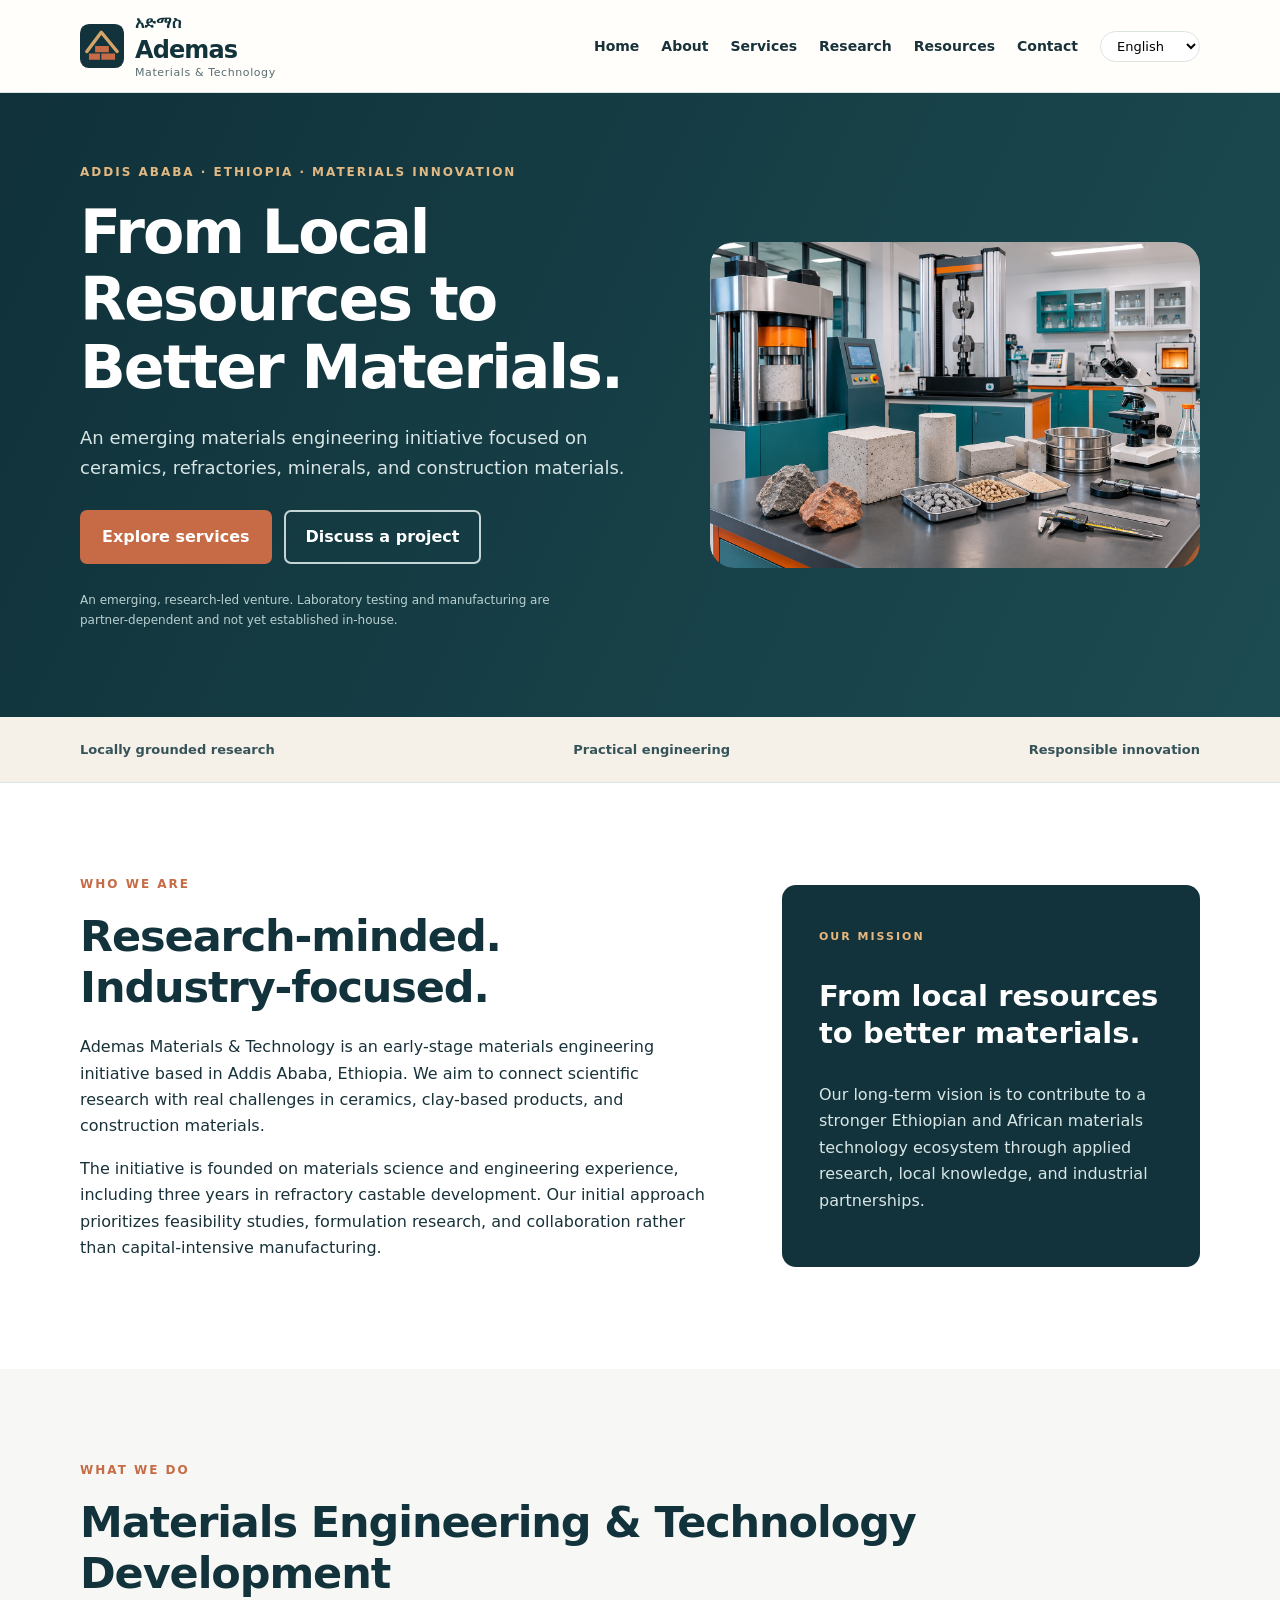
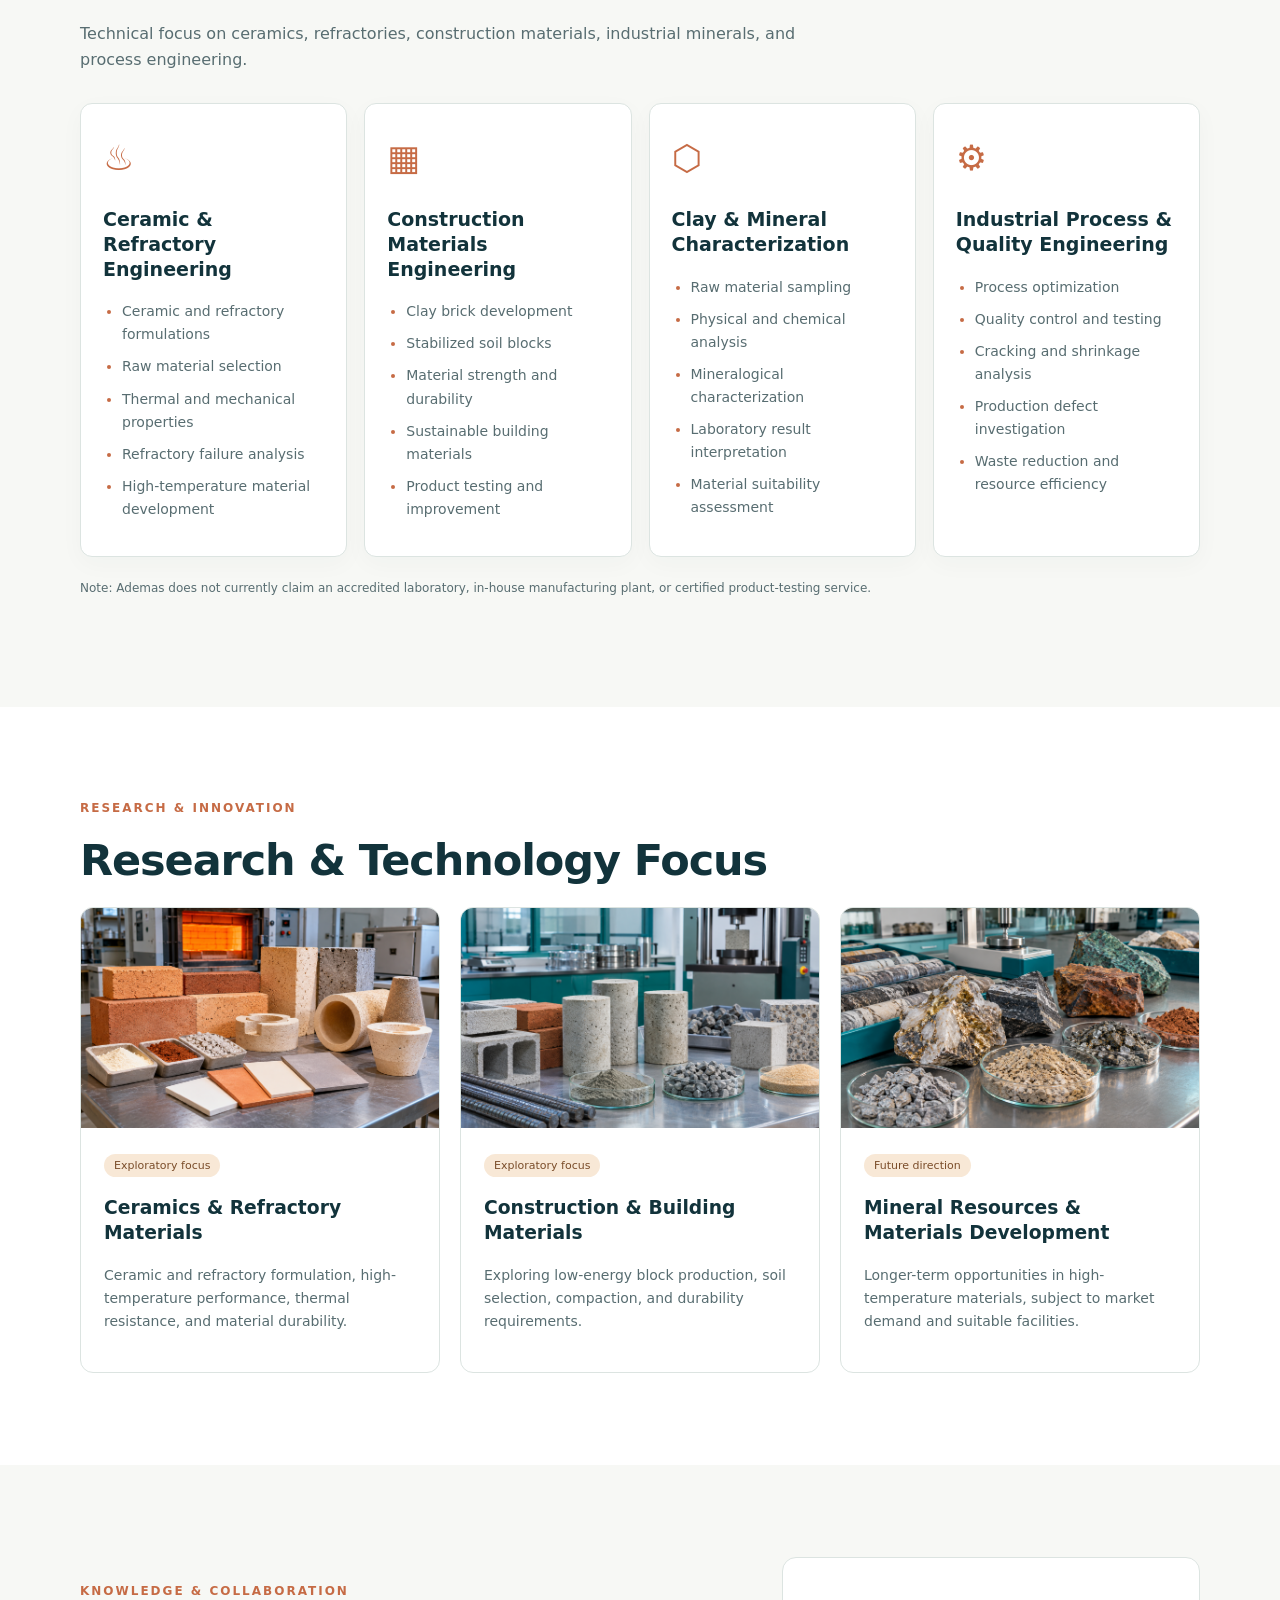
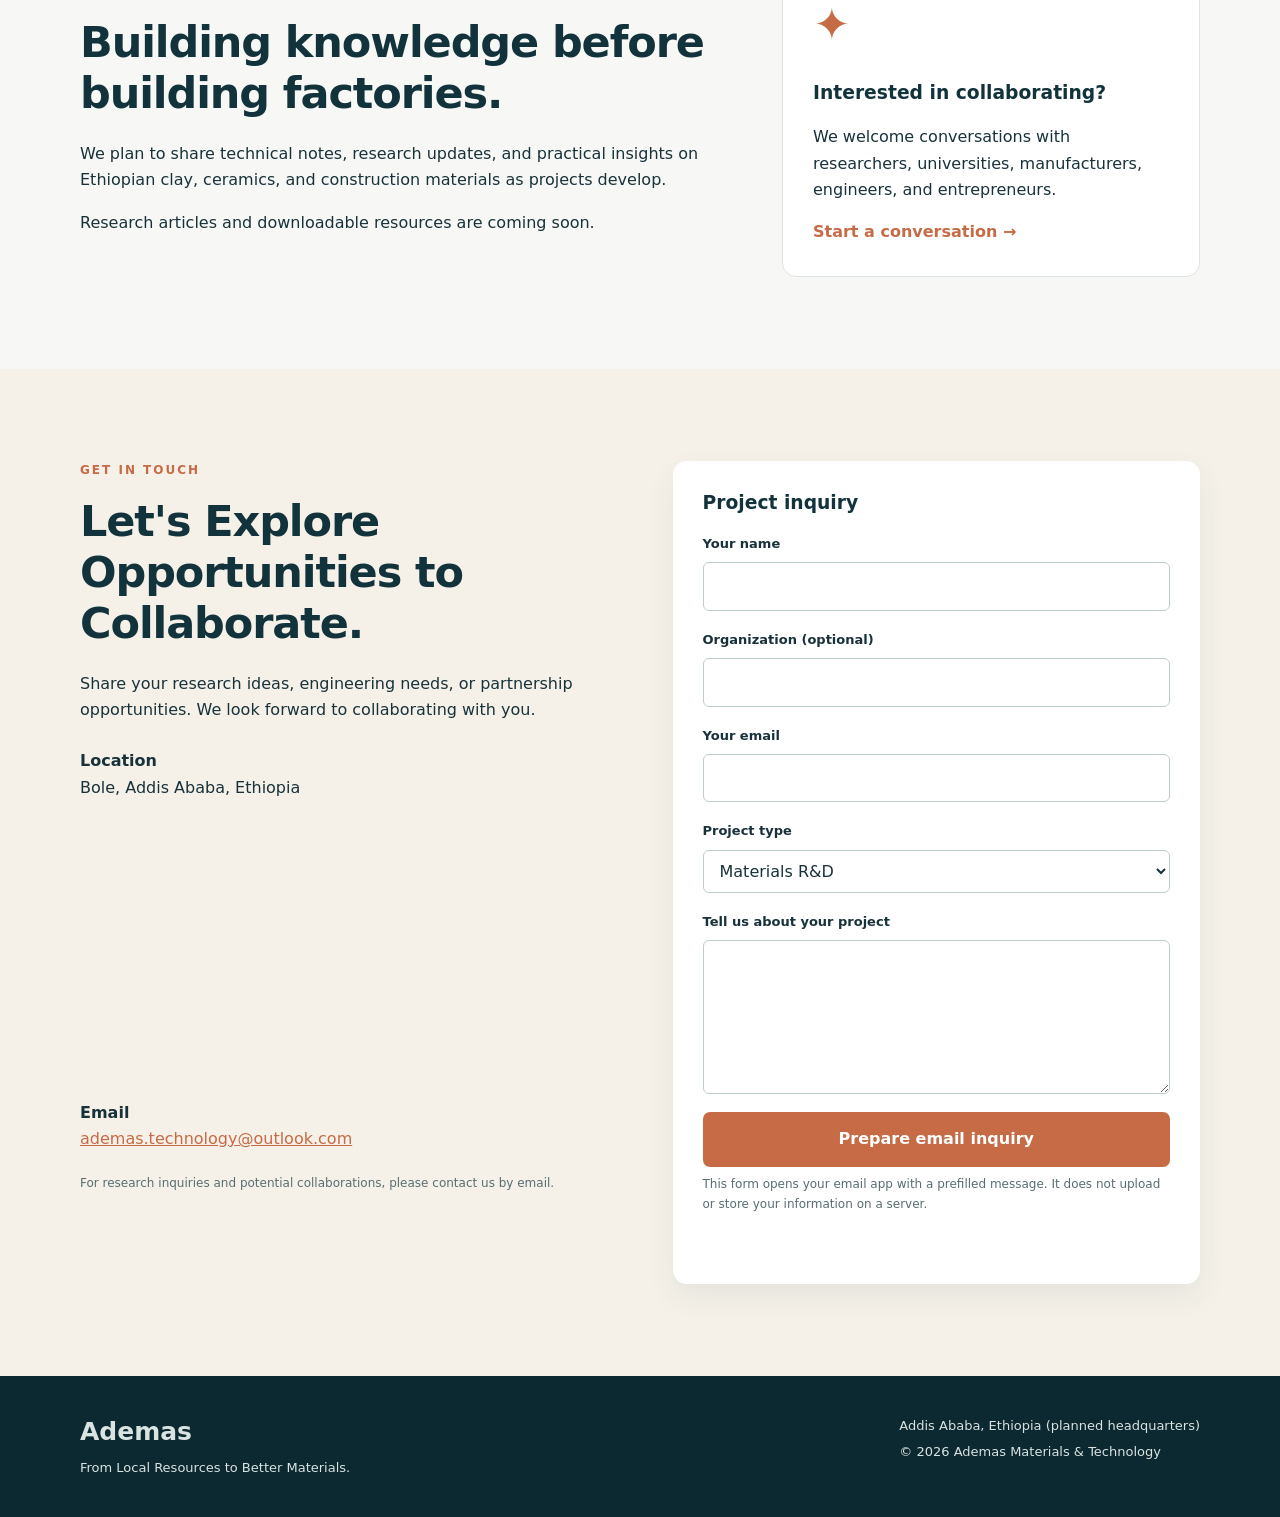
<file: index.html>
<!doctype html>
<html lang="en"><head><meta charset="utf-8"><meta name="viewport" content="width=device-width,initial-scale=1"><meta name="description" content=" Ademas Materials & Technology applied ceramic and construction materials research in Addis Ababa , Ethiopia."><title>Ademas | Materials & Technology</title><link rel="icon" href="favicon.svg" type="image/svg+xml"><link rel="stylesheet" href="styles.css"></head><body>
<header class="site-header"><a class="brand" href="#home" aria-label="Ademas home"><img src="favicon.svg" alt="" width="44" height="44">
<span class="brand-names">
<small lang="am" class="brand-amharic">አድማስ</small> <strong>Ademas</strong> <small>Materials &amp; Technology</small></span></a><button class="menu-toggle" aria-expanded="false" aria-controls="nav" aria-label="Open menu">☰</button><nav id="nav" class="nav" aria-label="Main navigation"><a href="#home" data-i18n="navHome">Home</a><a href="#about" data-i18n="navAbout">About</a><a href="#services" data-i18n="navServices">Services</a><a href="#research" data-i18n="navResearch">Research</a><a href="#resources" data-i18n="navResources">Resources</a><a href="#contact" data-i18n="navContact">Contact</a><select id="language" class="language" aria-label="Choose language"><option value="en">English</option><option value="am">አማርኛ</option><option value="fr">Français</option></select></nav></header>
<main><section id="home" class="hero"><div class="container hero-grid"><div><p class="eyebrow" data-i18n="eyebrow"> ADDIS ABABA · ETHIOPIA · MATERIALS INNOVATION</p><h1 data-i18n="heroTitle">From Local Resources to Better Materials.</h1><p class="lead" data-i18n="heroText">An emerging materials engineering initiative focused on ceramics, refractories, minerals, and construction materials.</p><div class="actions"><a class="btn primary" href="#services" data-i18n="explore">Explore services</a><a class="btn outline" href="#contact" data-i18n="talk">Discuss a project</a></div><p class="hero-note" data-i18n="stage">An emerging, research-led venture. Laboratory testing and manufacturing are partner-dependent and not yet established in-house.</p></div><div class="hero-photo" style="width:100%;overflow:hidden;border-radius:24px;align-self:center;"><img src="laboratory.png" alt="Illustrative materials testing laboratory" style="display:block;width:100%;height:auto;border-radius:24px;"></div></div></section>
<section class="strip"><div class="container strip-grid"><span data-i18n="strip1">Locally grounded research</span><span data-i18n="strip2">Practical engineering</span><span data-i18n="strip3">Responsible innovation</span></div></section>
<section id="about" class="section"><div class="container two-col"><div><p class="eyebrow" data-i18n="aboutEyebrow">WHO WE ARE</p><h2 data-i18n="aboutTitle">Research-minded. Industry-focused.</h2><p data-i18n="about1">Ademas Materials & Technology is an early-stage materials engineering initiative based in Addis Ababa, Ethiopia. We aim to connect scientific research with real challenges in ceramics, clay-based products, and construction materials.</p><p data-i18n="about2">The initiative is founded on materials science and engineering experience, including three years in refractory castable development. Our initial approach prioritizes feasibility studies, formulation research, and collaboration rather than capital-intensive manufacturing.</p></div><aside class="statement"><span class="small-label" data-i18n="missionLabel">OUR MISSION</span><h3 data-i18n="mission">From local resources to better materials.</h3><p data-i18n="vision">Our long-term vision is to contribute to a stronger Ethiopian and African materials technology ecosystem through applied research, local knowledge, and industrial partnerships.</p></aside></div></section>
<section id="services" class="section alt"><div class="container"><p class="eyebrow" data-i18n="servicesEyebrow">WHAT WE DO</p><h2 data-i18n="servicesTitle">Materials Engineering & Technology Development</h2><p class="section-intro" data-i18n="servicesIntro">Technical focus on ceramics, refractories, construction materials, industrial minerals, and process engineering.</p>
  
<div class="cards">

  <article class="card">
    <div class="symbol">♨</div>
    <h3 data-i18n="s1t">Ceramic &amp; Refractory Engineering</h3>
    <ul class="service-list">
      <li data-i18n="bullet1">Ceramic and refractory formulations</li>
      <li data-i18n="bullet2">Raw material selection</li>
      <li data-i18n="bullet3">Thermal and mechanical properties</li>
      <li data-i18n="bullet4">Refractory failure analysis</li>
      <li data-i18n="bullet5">High-temperature material development</li>
    </ul>
  </article>

  <article class="card">
    <div class="symbol">▦</div>
    <h3 data-i18n="s2t">Construction Materials Engineering</h3>
    <ul class="service-list">
      <li data-i18n="bullet6">Clay brick development</li>
      <li data-i18n="bullet7">Stabilized soil blocks</li>
      <li data-i18n="bullet8">Material strength and durability</li>
      <li data-i18n="bullet9">Sustainable building materials</li>
      <li data-i18n="bullet10">Product testing and improvement</li>
    </ul>
  </article>

  <article class="card">
    <div class="symbol">⬡</div>
    <h3 data-i18n="s3t">Clay &amp; Mineral Characterization</h3>
    <ul class="service-list">
      <li data-i18n="bullet11">Raw material sampling</li>
      <li data-i18n="bullet12">Physical and chemical analysis</li>
      <li data-i18n="bullet13">Mineralogical characterization</li>
      <li data-i18n="bullet14">Laboratory result interpretation</li>
      <li data-i18n="bullet15">Material suitability assessment</li>
    </ul>
  </article>

  <article class="card">
    <div class="symbol">⚙</div>
    <h3 data-i18n="s4t">Industrial Process &amp; Quality Engineering</h3>
    <ul class="service-list">
      <li data-i18n="bullet16">Process optimization</li>
      <li data-i18n="bullet17">Quality control and testing</li>
      <li data-i18n="bullet18">Cracking and shrinkage analysis</li>
      <li data-i18n="bullet19">Production defect investigation</li>
      <li data-i18n="bullet20">Waste reduction and resource efficiency</li>
    </ul>
  </article>

</div>
<p class="disclaimer" data-i18n="servicesNote">Note: Ademas does not currently claim an accredited laboratory, in-house manufacturing plant, or certified product-testing service.</p></div></section>
<section id="research" class="section"><div class="container"><p class="eyebrow" data-i18n="researchEyebrow">RESEARCH & INNOVATION</p><h2 data-i18n="researchTitle">Research & Technology Focus</h2><div class="research-grid"><article class="research-card"><img src="ceramics.png" alt="Illustrative ceramic and refractory materials" class="research-photo" style="display:block;width:100%;height:220px;object-fit:cover;"><div class="research-body"><span class="pill" data-i18n="exploratory">Exploratory focus</span><h3 data-i18n="r1t">Ceramics & Refractory Materials</h3><p data-i18n="r1d">Ceramic and refractory formulation, high-temperature performance, thermal resistance, and material durability.</p></div></article><article class="research-card"><img src="construction.png" alt="Illustrative construction and building materials" class="research-photo" style="display:block;width:100%;height:220px;object-fit:cover;"><div class="research-body"><span class="pill" data-i18n="exploratory2">Exploratory focus</span><h3 data-i18n="r2t">Construction & Building Materials</h3><p data-i18n="r2d">Exploring low-energy block production, soil selection, compaction, and durability requirements.</p></div></article><article class="research-card"><img src="minerals.png" alt="Illustrative mineral samples and materials" class="research-photo" style="display:block;width:100%;height:220px;object-fit:cover;"><div class="research-body"><span class="pill" data-i18n="future">Future direction</span><h3 data-i18n="r3t">Mineral Resources & Materials Development</h3><p data-i18n="r3d">Longer-term opportunities in high-temperature materials, subject to market demand and suitable facilities.</p></div></article></div></div></section>
<section id="resources" class="section alt"><div class="container two-col"><div><p class="eyebrow" data-i18n="resourcesEyebrow">KNOWLEDGE & COLLABORATION</p><h2 data-i18n="resourcesTitle">Building knowledge before building factories.</h2><p data-i18n="resourcesText">We plan to share technical notes, research updates, and practical insights on Ethiopian clay, ceramics, and construction materials as projects develop.</p><p data-i18n="resourcesComing">Research articles and downloadable resources are coming soon.</p></div><div class="resource-box"><div class="resource-icon">✦</div><h3 data-i18n="partnerTitle">Interested in collaborating?</h3><p data-i18n="partnerText">We welcome conversations with researchers, universities, manufacturers, engineers, and entrepreneurs.</p><a href="#contact" class="text-link" data-i18n="partnerLink">Start a conversation →</a></div></div></section>
<section id="contact" class="section contact-section"><div class="container contact-grid"><div><p class="eyebrow" data-i18n="contactEyebrow">GET IN TOUCH</p><h2 data-i18n="contactTitle">Let's Explore Opportunities to Collaborate.</h2><p data-i18n="contactText">Share your research ideas, engineering needs, or partnership opportunities. We look forward to collaborating with you.</p><div class="contact-detail"><strong data-i18n="locationLabel">Location</strong><span data-i18n="locationText">Bole, Addis Ababa, Ethiopia</span>

<iframe
  title="Tropical Mall, Bole, Addis Ababa"
  src="https://www.google.com/maps?q=Tropical%20Mall%2C%20Bole%2C%20Addis%20Ababa%2C%20Ethiopia&output=embed"
  width="100%"
  height="250"
  style="border:0; border-radius:12px; margin-top:15px;"
  loading="lazy">
</iframe>

</div><div class="contact-detail"><strong data-i18n="emailLabel">Email</strong><a id="emailLink" href="mailto:ademas.technology@outlook.com">ademas.technology@outlook.com</a></div><p class="disclaimer" data-i18n="emailNote">For research inquiries and potential collaborations, please contact us by email.</p></div><form id="contactForm" class="contact-form"><h3 data-i18n="formTitle">Project inquiry</h3><label for="name" data-i18n="name">Your name</label><input id="name" name="name" required autocomplete="name" maxlength="100"><label for="org" data-i18n="organization">Organization (optional)</label><input id="org" name="organization" maxlength="120"><label for="email" data-i18n="yourEmail">Your email</label><input id="email" type="email" name="email" required autocomplete="email"><label for="topic" data-i18n="topic">Project type</label><select id="topic" name="topic"><option value="Materials R&D" data-i18n="topic1">Materials R&D</option><option value="Bricks & ceramics" data-i18n="topic2">Bricks & ceramics</option><option value="Clay & minerals" data-i18n="topic3">Clay & minerals</option><option value="Consulting" data-i18n="topic4">Consulting</option><option value="Collaboration" data-i18n="topic5">Collaboration</option></select><label for="message" data-i18n="message">Tell us about your project</label><textarea id="message" name="message" rows="5" required maxlength="3000"></textarea><button class="btn primary submit" type="submit" data-i18n="send">Prepare email inquiry</button><p class="form-help" data-i18n="formHelp">This form opens your email app with a prefilled message. It does not upload or store your information on a server.</p><p id="formStatus" role="status" aria-live="polite"></p></form></div></section></main>
<footer><div class="container footer-grid"><div><strong>Ademas</strong><p data-i18n="footerTag">From Local Resources to Better Materials.</p></div><div><p data-i18n="footerLocation">Addis Ababa, Ethiopia (planned headquarters)</p><p>© <span id="year"></span> Ademas Materials & Technology</p></div></div></footer>
<script src="script.js?v=4"></script></body></html>
</file>
<file: styles.css>
:root {
  --teal: #12333b;
  --dark: #0c2830;
  --terra: #c66b45;
  --gold: #d4a56a;
  --ivory: #f5f1e9;
  --ink: #19323a;
  --muted: #586d71;
  --line: #dce4e1;
}

* { box-sizing: border-box; }
html { scroll-behavior: smooth; scroll-padding-top: 85px; }
body { margin: 0; color: var(--ink); font-family: system-ui, -apple-system, 'Segoe UI', Arial, sans-serif; line-height: 1.65; }
a { color: inherit; }
button, input, textarea, select { font: inherit; }
button { cursor: pointer; }
.container { width: min(1120px, calc(100% - 40px)); margin: auto; }

.site-header { position: sticky; top: 0; z-index: 30; background: #fffefbf5; backdrop-filter: blur(12px); display: flex; align-items: center; justify-content: space-between; padding: 13px max(20px, calc((100vw - 1120px)/2)); border-bottom: 1px solid var(--line); }
.brand { display: flex; align-items: center; gap: 11px; text-decoration: none; line-height: 1.1; }
.brand strong { font-size: 24px; letter-spacing: -.9px; color: var(--teal); }
.terra { color: var(--terra); }
.brand small { display: block; color: var(--muted); font-size: 11px; letter-spacing: .6px; margin-top: 4px; }

/* Bilingual brand text; original favicon.svg icon is unchanged. */
.site-header .brand .brand-names { display: flex; flex-direction: column; align-items: flex-start; justify-content: center; }
.site-header .brand .brand-names .brand-amharic { display: block; color: var(--teal); font-family: 'Noto Sans Ethiopic', 'Nyala', 'Abyssinica SIL', system-ui, sans-serif; font-size: 16px; font-weight: 700; letter-spacing: 0; line-height: 1.3; margin: 0 0 3px; }
.site-header .brand .brand-names strong { display: block; }
.site-header .brand .brand-names small:last-child { display: block; margin-top: 4px; }

.nav { display: flex; align-items: center; gap: 22px; }
.nav a { text-decoration: none; font-size: 14px; font-weight: 650; }
.nav a:hover, .text-link:hover { color: var(--terra); }
.language { border: 1px solid var(--line); background: #fff; border-radius: 20px; padding: 6px 12px; font-size: 13px; }
.menu-toggle { display: none; border: 0; background: none; font-size: 28px; color: var(--teal); }

.hero { background: linear-gradient(115deg, #10313a, #1c4b51); color: #fff; overflow: hidden; }
.hero-grid { display: grid; grid-template-columns: 1.08fr .92fr; gap: 55px; align-items: center; min-height: 560px; padding-top: 70px; padding-bottom: 70px; }
.eyebrow { font-size: 12px; letter-spacing: 2px; font-weight: 800; color: var(--terra); margin: 0 0 16px; }
.hero .eyebrow { color: #e2b982; }
.hero h1 { font-size: clamp(37px, 4.7vw, 65px); line-height: 1.12; letter-spacing: -2px; margin: 0 0 22px; }
.lead { font-size: 18px; color: #d8e6e6; max-width: 610px; }
.actions { display: flex; gap: 12px; flex-wrap: wrap; margin: 27px 0; }
.btn { display: inline-flex; align-items: center; justify-content: center; text-decoration: none; border-radius: 7px; padding: 12px 20px; font-weight: 750; border: 2px solid transparent; transition: transform .2s, background .2s; }
.btn:hover { transform: translateY(-2px); }
.btn.primary { background: var(--terra); color: #fff; }
.btn.outline { border-color: #c4d5d6; color: #fff; }
.hero-note { font-size: 12px; color: #b9d0d0; max-width: 520px; }
.hero-art { height: 390px; border-radius: 22px; position: relative; background: linear-gradient(#9ab4b4 0%, #d6c5a5 54%, #8e674f 55%, #654a3c 100%); overflow: hidden; box-shadow: 0 28px 65px #061d2399; }
.sun { position: absolute; top: 40px; right: 65px; width: 100px; height: 100px; background: #f1c78a; border-radius: 50%; }
.mountain { position: absolute; bottom: 120px; width: 120%; height: 230px; clip-path: polygon(0 100%, 35% 10%, 57% 65%, 76% 0, 100% 100%); }
.mountain-a { left: -60px; background: #587b74; }
.mountain-b { left: 90px; bottom: 95px; background: #345a56; opacity: .8; }
.bricks { position: absolute; bottom: 52px; left: 12%; right: 12%; display: grid; grid-template-columns: repeat(3, 1fr); gap: 9px; transform: skewY(-5deg); }
.bricks i { height: 65px; border-radius: 5px; background: linear-gradient(140deg, #d68b59, #a64f32); box-shadow: inset -8px -9px #7e3b2a, 0 8px 0 #643c32; }
.material-label { position: absolute; bottom: 13px; left: 20px; color: #fff4dc; font-size: 11px; letter-spacing: 2px; }

.strip { background: var(--ivory); border-bottom: 1px solid var(--line); }
.strip-grid { display: flex; justify-content: space-between; gap: 20px; padding: 22px 0; font-size: 13px; font-weight: 750; color: #365359; }
.section { padding: 92px 0; }
.section.alt { background: #f7f8f5; }
.two-col { display: grid; grid-template-columns: 1.2fr .8fr; gap: 75px; align-items: center; }
h2 { font-size: clamp(29px, 3.4vw, 43px); line-height: 1.18; letter-spacing: -1.1px; color: var(--teal); margin: 0 0 22px; }
h3 { line-height: 1.3; color: var(--teal); }
p { margin: 0 0 16px; }
.statement { background: var(--teal); padding: 37px; border-radius: 14px; color: #d8e6e6; }
.statement h3 { color: #fff; font-size: 29px; }
.small-label { font-size: 11px; letter-spacing: 2px; color: #e8b87d; font-weight: 800; }
.section-intro { max-width: 720px; color: var(--muted); margin-bottom: 30px; }
.cards { display: grid; grid-template-columns: repeat(4, 1fr); gap: 17px; }
.card { padding: 26px 22px; background: #fff; border: 1px solid var(--line); border-radius: 12px; box-shadow: 0 7px 24px #153a3b08; }
.card h3 { font-size: 19px; }
.card p { color: var(--muted); font-size: 14px; }
.symbol { font-size: 35px; color: var(--terra); }
.disclaimer { color: var(--muted); font-size: 12px; margin-top: 22px; }

.research-grid { display: grid; grid-template-columns: repeat(3, 1fr); gap: 20px; }
.research-card { border: 1px solid var(--line); border-radius: 13px; overflow: hidden; }
.research-graphic { height: 160px; }
.research-graphic.clay { background: repeating-linear-gradient(0deg, #9c4b30 0 26px, #d48b5a 27px 34px, #ac5d3c 35px 62px); }
.research-graphic.earth { background: linear-gradient(150deg, #ac9574 0 25%, #c5aa81 25% 50%, #8f765a 50% 75%, #ddc9a6 75%); }
.research-graphic.refractory { background: radial-gradient(circle at 75% 25%, #d7aa6d, #9b6e50 45%, #3b4c4c 85%); }
.research-body { padding: 23px; }
.research-body p { font-size: 14px; color: var(--muted); }
.pill { font-size: 11px; color: #7a4c29; background: #f8e8d6; border-radius: 20px; padding: 5px 10px; }
.resource-box { padding: 30px; background: #fff; border: 1px solid var(--line); border-radius: 14px; }
.resource-icon { font-size: 45px; color: var(--terra); }
.text-link { color: var(--terra); font-weight: 750; text-decoration: none; }

.contact-section { background: var(--ivory); }
.contact-grid { display: grid; grid-template-columns: 1fr 1fr; gap: 65px; }
.contact-detail { margin-top: 25px; }
.contact-detail strong, .contact-detail span { display: block; }
.contact-detail a { color: var(--terra); overflow-wrap: anywhere; }
.contact-form { padding: 30px; background: white; border-radius: 14px; box-shadow: 0 12px 30px #12333b12; display: flex; flex-direction: column; gap: 8px; }
.contact-form h3 { margin: 0 0 10px; }
.contact-form label { font-size: 13px; font-weight: 750; }
.contact-form input, .contact-form select, .contact-form textarea { border: 1px solid #bdcdca; border-radius: 6px; padding: 10px 12px; margin-bottom: 10px; width: 100%; background: #fff; color: var(--ink); }
.contact-form input:focus, .contact-form textarea:focus, .contact-form select:focus { outline: 2px solid #d4a56a; }
.submit { width: 100%; }
.form-help { font-size: 12px; color: var(--muted); }
footer { background: var(--dark); color: #d9e3e1; padding: 35px 0; }
.footer-grid { display: flex; justify-content: space-between; gap: 20px; }
.footer-grid strong { font-size: 25px; }
.footer-grid p { font-size: 13px; margin: 4px 0; }

@media (max-width: 900px) {
  .menu-toggle { display: block; }
  .nav { display: none; position: absolute; top: 70px; left: 0; right: 0; background: #fff; flex-direction: column; align-items: stretch; padding: 20px; box-shadow: 0 14px 22px #0002; }
  .nav.open { display: flex; }
  .hero-grid { grid-template-columns: 1fr; gap: 35px; }
  .hero-art { max-width: 580px; width: 100%; height: 310px; }
  .cards { grid-template-columns: repeat(2, 1fr); }
  .two-col, .contact-grid { grid-template-columns: 1fr; gap: 30px; }
}

@media (max-width: 600px) {
  .container { width: min(100% - 30px, 1120px); }
  .hero-grid { padding-top: 55px; padding-bottom: 50px; }
  .hero h1 { letter-spacing: -1px; }
  .hero-art { height: 245px; }
  .bricks i { height: 42px; }
  .strip-grid { flex-direction: column; gap: 8px; }
  .section { padding: 60px 0; }
  .cards, .research-grid { grid-template-columns: 1fr; }
  .footer-grid { flex-direction: column; }
  .contact-form { padding: 22px; }
  .brand strong { font-size: 21px; }
  .site-header .brand .brand-names .brand-amharic { font-size: 15px; }
}

.service-list { padding-left: 19px; margin: 14px 0 0; color: var(--muted); font-size: 14px; line-height: 1.65; }
.service-list li { margin-bottom: 9px; }
.service-list li::marker { color: var(--terra); }

.hero-photo {
  width: 100%;
  overflow: hidden;
  border-radius: 28px;
}

.hero-photo img {
  display: block;
  width: 100%;
  height: auto;
}
</file>
